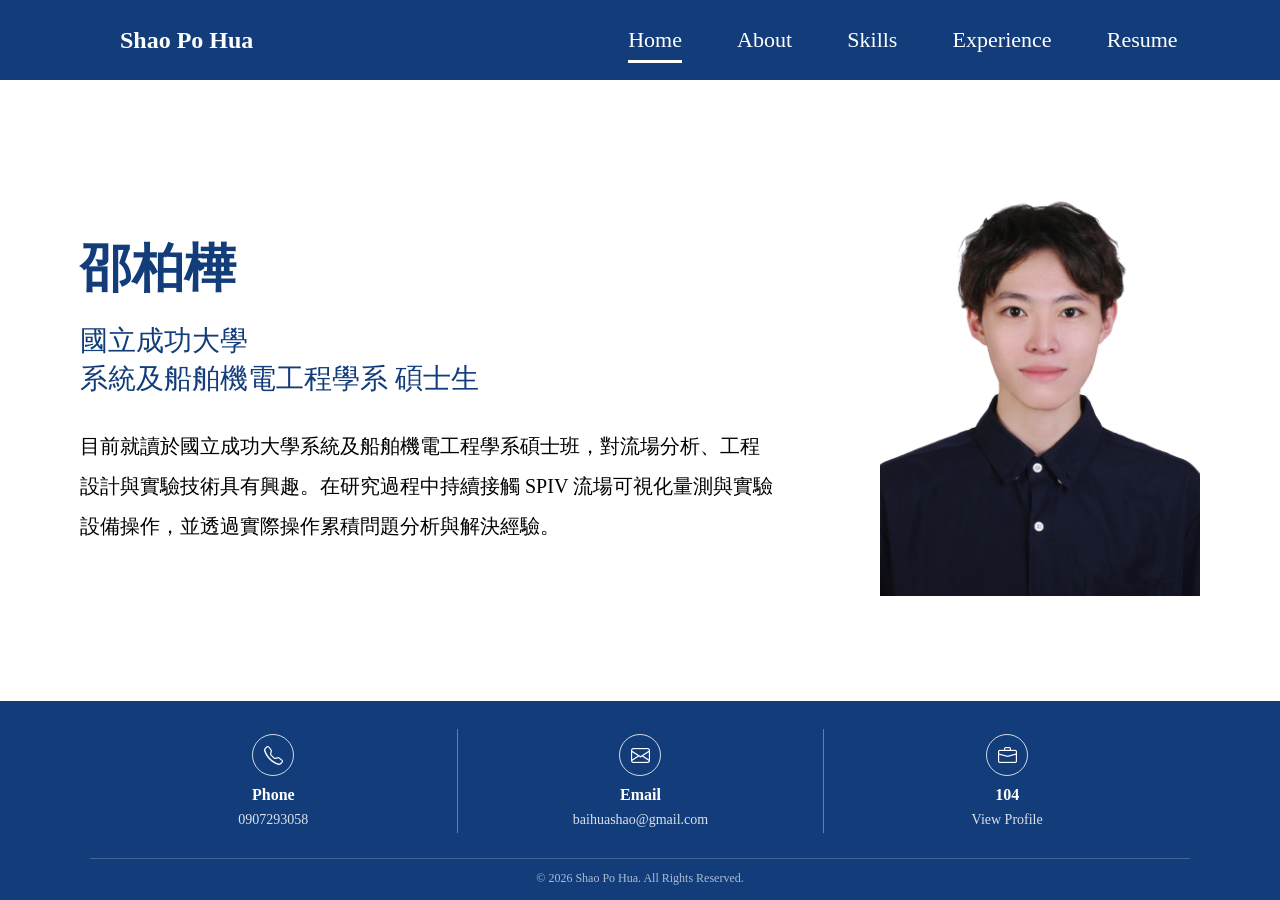
<file: index.html>
<!DOCTYPE html>
<html lang="zh-tw">
<head>
    <meta charset="UTF-8">
    <meta name="viewport" content="width=device-width, initial-scale=1.0">
    <title>HUA-Home</title>
    <link rel="stylesheet" href="Home.css">
    <link rel="stylesheet" href="https://cdn.jsdelivr.net/npm/bootstrap-icons@1.11.3/font/bootstrap-icons.min.css">
</head>
<body>
    <header>
    <nav>
    <h1>Shao Po Hua</h1>

    <input type="checkbox" id="menu-toggle">

    <label for="menu-toggle" class="menu-icon">
        <i class="bi bi-list"></i>
    </label>
    
    <ul>
        <li><a href="index.html" class="active">Home</a></li>
        <li><a href="About.html">About</a></li>
        <li><a href="Skills.html">Skills</a></li>
        <li><a href="Experience.html">Experience</a></li>
        <li><a href="Resume.html">Resume</a></li>
    </ul>
    </nav>
    </header>
    <main>
    <section class="me">
        <div>
          <h2>邵柏樺</h2>
          <p class="subtitle">國立成功大學<br>系統及船舶機電工程學系 碩士生</p>
            
          <p class="intro">目前就讀於國立成功大學系統及船舶機電工程學系碩士班，對流場分析、工程設計與實驗技術具有興趣。在研究過程中持續接觸 SPIV 流場可視化量測與實驗設備操作，並透過實際操作累積問題分析與解決經驗。
          </p>
       </div>
    <img src="images/PHOTO.jpg" alt="大頭照">
    </section>
    </main>

    <footer>
    <section class="contact">
        <div>
            <i class="bi bi-telephone"></i>
            <h3>Phone</h3>
            <a href="tel:+886907293058">0907293058</a>
        </div>


        <div>
            <i class="bi bi-envelope"></i>
            <h3>Email</h3>
            <a href="mailto:baihuashao@gmail.com">baihuashao@gmail.com</a>
        </div>


        <div>
            <i class="bi bi-briefcase"></i>
            <h3>104</h3>
            <a href="https://pda.104.com.tw/profile/share/dkNdc0EHIrkNMgqumZpRE3HKHKb9CTZ3" target="_blank">View Profile</a>
        </div>
    </section>
    <p class="copyright">&copy; 2026 Shao Po Hua. All Rights Reserved.</p>
    </footer>
</body>
</html>
</file>
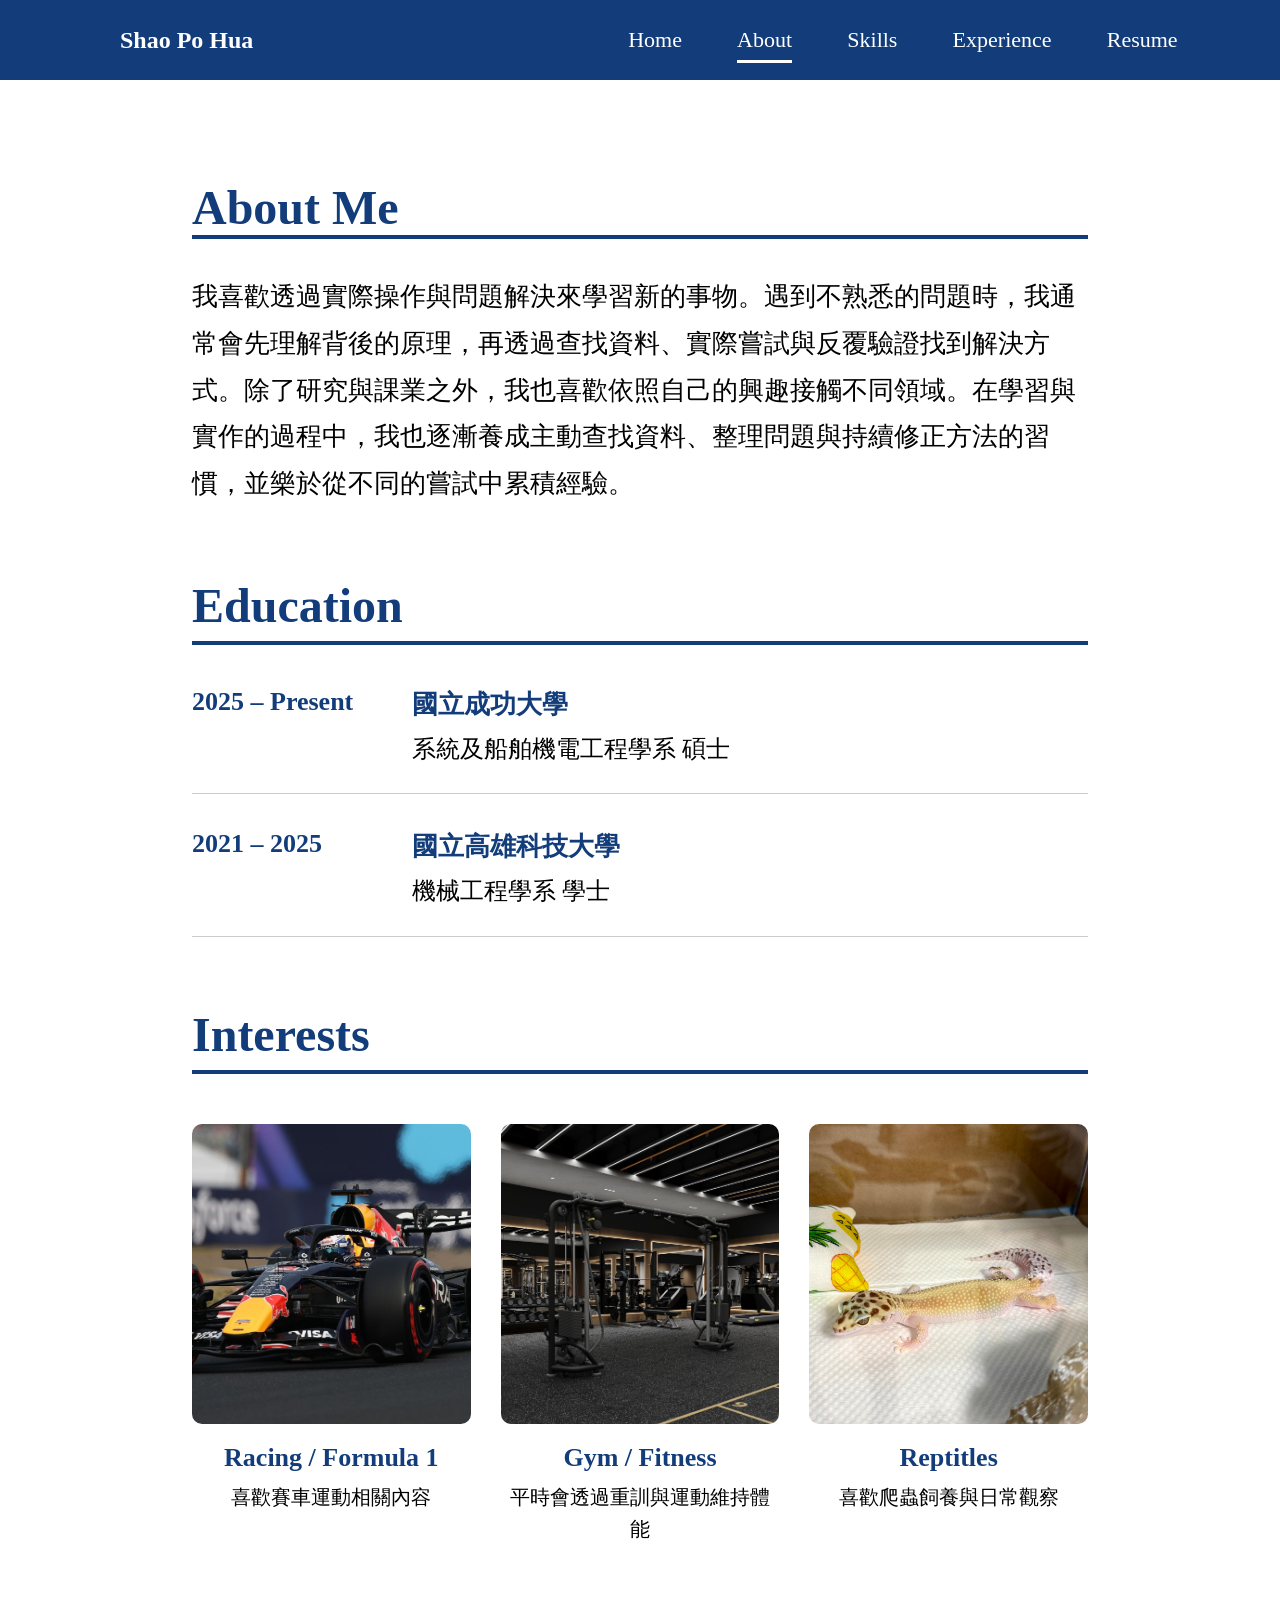
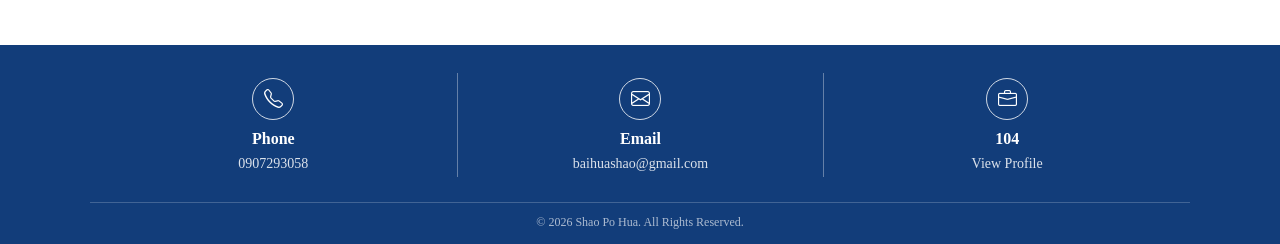
<file: About.html>
<!DOCTYPE html>
<html lang="zh-tw">
<head>
    <meta charset="UTF-8">
    <meta name="viewport" content="width=device-width, initial-scale=1.0">
    <title>HUA-About</title>
    <link rel="stylesheet" href="About.css">
    <link rel="stylesheet" href="https://cdn.jsdelivr.net/npm/bootstrap-icons@1.11.3/font/bootstrap-icons.min.css">
</head>
<body>
    <header>
    <nav>
    <h1>Shao Po Hua</h1>

    <input type="checkbox" id="menu-toggle">

    <label for="menu-toggle" class="menu-icon">
        <i class="bi bi-list"></i>
    </label>

    <ul>
        <li><a href="index.html">Home</a></li>
        <li><a href="About.html" class="active">About</a></li>
        <li><a href="Skills.html">Skills</a></li>
        <li><a href="Experience.html">Experience</a></li>
        <li><a href="Resume.html">Resume</a></li>
    </ul>
    </nav>
    </header>
  <main>
    <h2>About Me</h2>
    <section class="intro">
      <p>我喜歡透過實際操作與問題解決來學習新的事物。遇到不熟悉的問題時，我通常會先理解背後的原理，再透過查找資料、實際嘗試與反覆驗證找到解決方式。除了研究與課業之外，我也喜歡依照自己的興趣接觸不同領域。在學習與實作的過程中，我也逐漸養成主動查找資料、整理問題與持續修正方法的習慣，並樂於從不同的嘗試中累積經驗。</p>
    </section>

    <section class="education">
      <h3>Education</h3>
      
      <div class="edu-item">
        <div class="edu-year">2025 – Present</div>
          <div class="edu-content">
            <h4>國立成功大學</h4>
            <p>系統及船舶機電工程學系 碩士</p>
          </div>
      </div>

      <div class="edu-item">
        <div class="edu-year">2021 – 2025</div>
          <div class="edu-content">
            <h4>國立高雄科技大學</h4>
            <p>機械工程學系 學士</p>
          </div>
      </div>
    </section>

    <section class="interests">
      <h5>Interests</h5>

      <div class="interests-list">
        <div>
          <img src="images/F1.jpg" alt="Formula 1">
          <h6>Racing / Formula 1</h6>
          <p>喜歡賽車運動相關內容</p>
        </div>

        <div>
          <img src="images/gym.jpg" alt="gym">
          <h6>Gym / Fitness</h6>
          <p>平時會透過重訓與運動維持體能</p>
        </div>

        <div>
          <img src="images/Reptiles.jpg" alt="Reptiles">
          <h6>Reptitles</h6>
          <p>喜歡爬蟲飼養與日常觀察</p>
        </div>
      </div>

    </section>
  </main>


  <footer>
    <section class="contact">
        <div>
            <i class="bi bi-telephone"></i>
            <h3>Phone</h3>
            <a href="tel:+886907293058">0907293058</a>
        </div>


        <div>
            <i class="bi bi-envelope"></i>
            <h3>Email</h3>
            <a href="mailto:baihuashao@gmail.com">baihuashao@gmail.com</a>
        </div>


        <div>
            <i class="bi bi-briefcase"></i>
            <h3>104</h3>
            <a href="https://pda.104.com.tw/profile/share/dkNdc0EHIrkNMgqumZpRE3HKHKb9CTZ3" target="_blank">View Profile</a>
        </div>
    </section>
    <p class="copyright">&copy; 2026 Shao Po Hua. All Rights Reserved.</p>
  </footer>
</body>
</html>
</file>
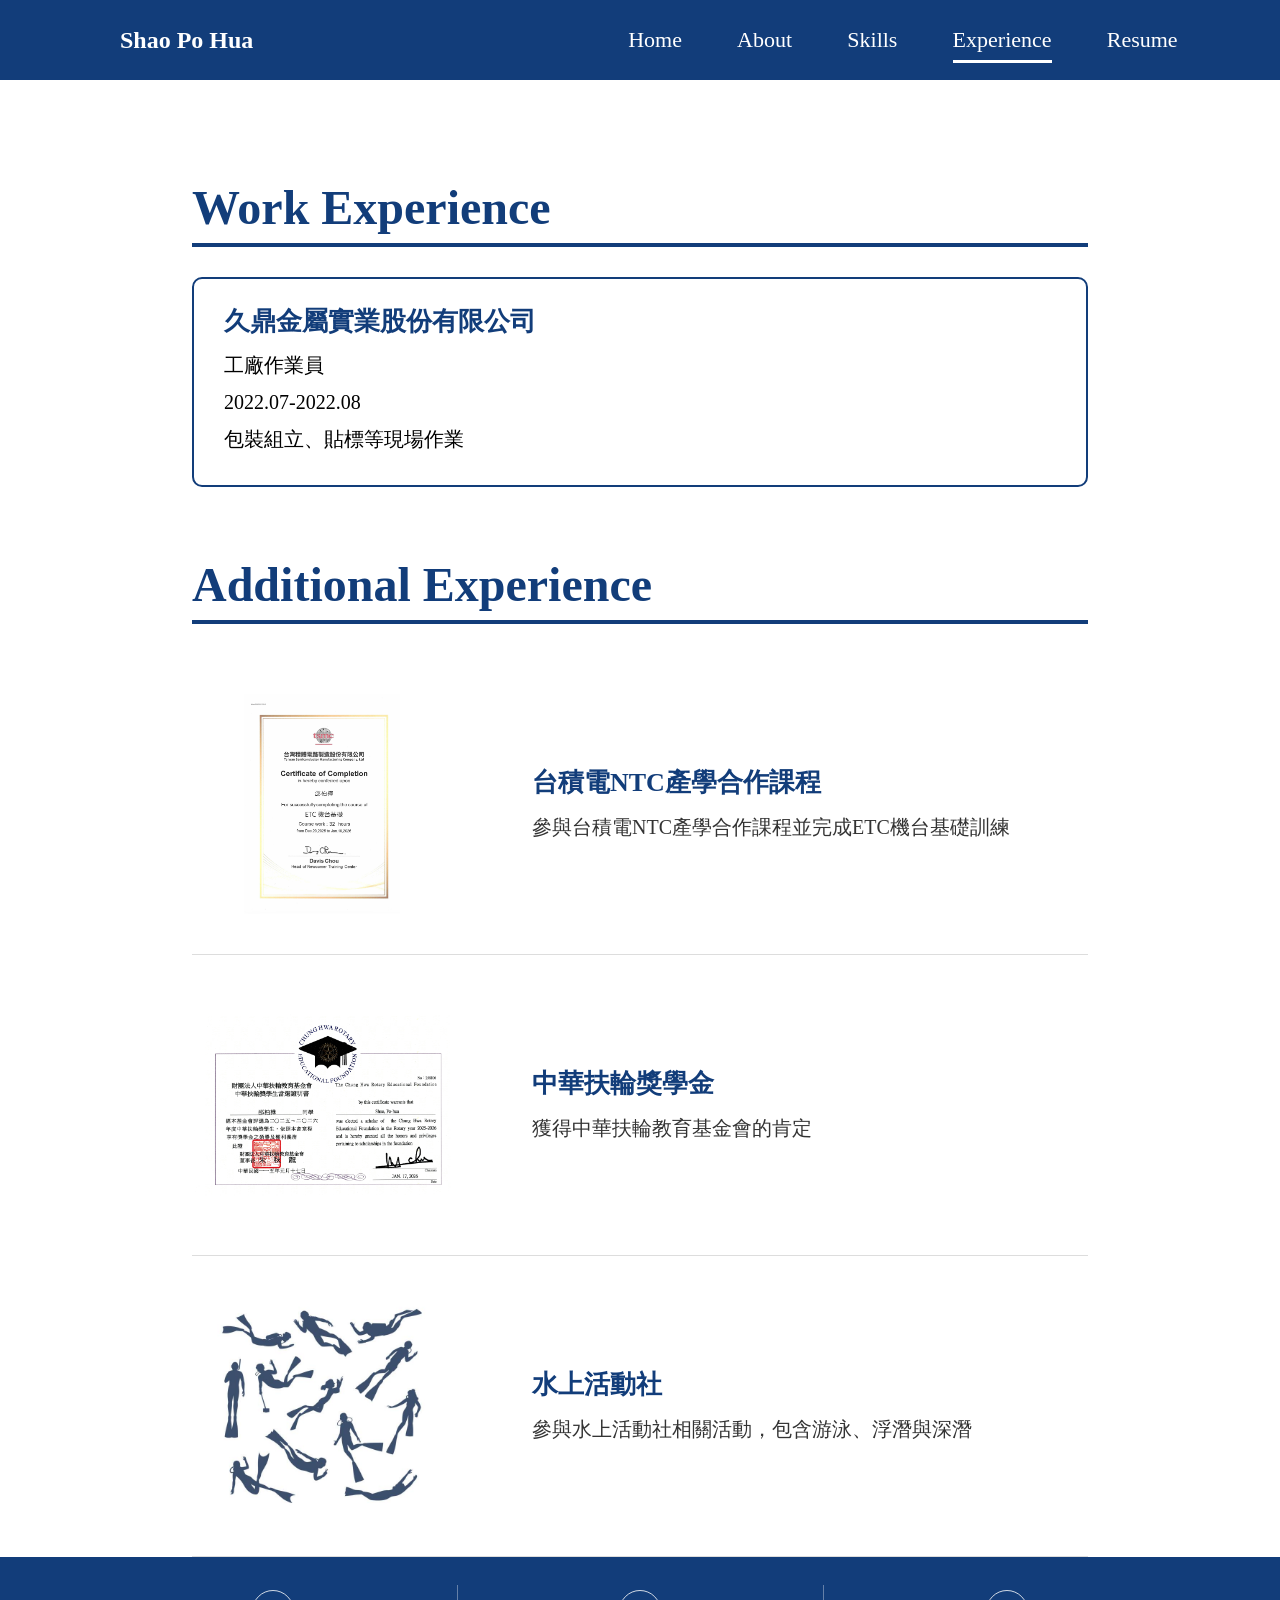
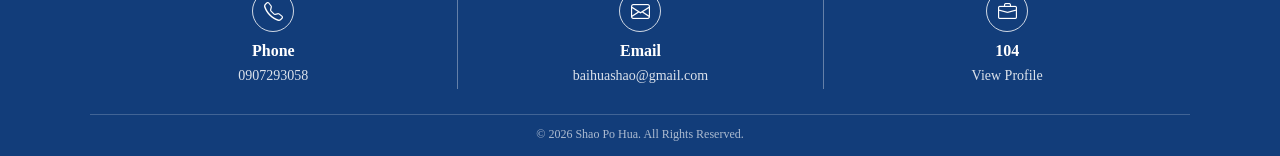
<file: Experience.html>
<!DOCTYPE html>
<html lang="zh-tw">
<head>
    <meta charset="UTF-8">
    <meta name="viewport" content="width=device-width, initial-scale=1.0">
    <meta name="format-detection" content="date=no">
    <title>HUA-About</title>
    <link rel="stylesheet" href="Experience.css">
    <link rel="stylesheet" href="https://cdn.jsdelivr.net/npm/bootstrap-icons@1.11.3/font/bootstrap-icons.min.css">
</head>

<body>
    <header>
    <nav>
    <h1>Shao Po Hua</h1>

    <input type="checkbox" id="menu-toggle">
    <label for="menu-toggle" class="menu-icon">
        <i class="bi bi-list"></i>
    </label>

    <ul>
        <li><a href="index.html">Home</a></li>
        <li><a href="About.html">About</a></li>
        <li><a href="Skills.html">Skills</a></li>
        <li><a href="Experience.html" class="active">Experience</a></li>
        <li><a href="Resume.html">Resume</a></li>
    </ul>
    </nav>
    </header>

  <main>
  
    <section class="work">
        <h3>Work Experience</h3>
        <div>
            <h4>久鼎金屬實業股份有限公司</h4>
            <p>工廠作業員</p>
            <p class="date">2022.07-2022.08</p>
            <p>包裝組立、貼標等現場作業</p>
        </div>
    </section>


    <section class="additional">
        <h3>Additional Experience</h3>
        <div>
            <img src="images/NTC.jpg" alt="TSMC NTC">
          <div>
            <h4>台積電NTC產學合作課程</h4>
            <p>參與台積電NTC產學合作課程並完成ETC機台基礎訓練</p>
          </div>
        </div>

        <div>
            <img src="images/ROTARY.jpg" alt="扶輪社獎學金">
          <div>
            <h4>中華扶輪獎學金</h4>
            <p>獲得中華扶輪教育基金會的肯定</p>
          </div>
        </div>

        <div>
            <img src="images/WATER.jpg" alt="社團經驗">
          <div>
            <h4>水上活動社</h4>
            <p>參與水上活動社相關活動，包含游泳、浮潛與深潛</p>
          </div>
        </div>
    </section>
  </main>


<footer>
    <section class="contact">
        <div>
            <i class="bi bi-telephone"></i>
            <h3>Phone</h3>
            <a href="tel:+886907293058">0907293058</a>
        </div>


        <div>
            <i class="bi bi-envelope"></i>
            <h3>Email</h3>
            <a href="mailto:baihuashao@gmail.com">baihuashao@gmail.com</a>
        </div>


        <div>
            <i class="bi bi-briefcase"></i>
            <h3>104</h3>
            <a href="https://pda.104.com.tw/profile/share/dkNdc0EHIrkNMgqumZpRE3HKHKb9CTZ3" target="_blank">View Profile</a>
        </div>
    </section>
    <p class="copyright">&copy; 2026 Shao Po Hua. All Rights Reserved.</p>
</footer>
</body>
</html>
</file>
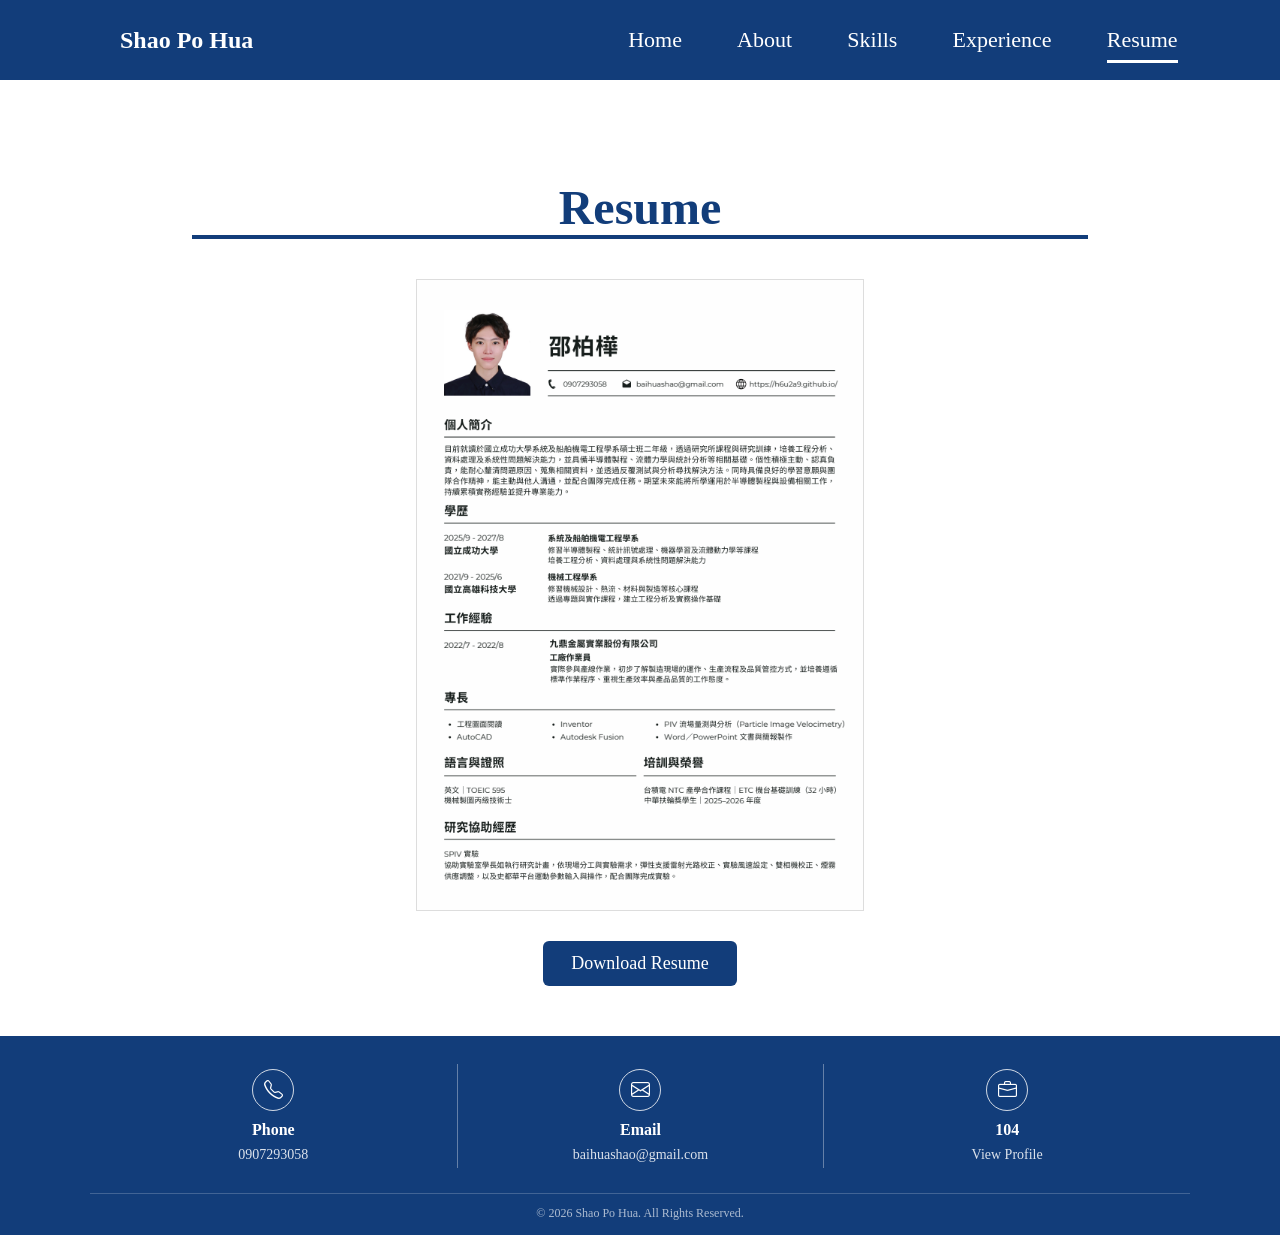
<file: Resume.html>
<!DOCTYPE html>
<html lang="zh-tw">
<head>
    <meta charset="UTF-8">
    <meta name="viewport" content="width=device-width, initial-scale=1.0">
    <title>HUA-About</title>
    <link rel="stylesheet" href="Resume.css">
    <link rel="stylesheet" href="https://cdn.jsdelivr.net/npm/bootstrap-icons@1.11.3/font/bootstrap-icons.min.css">
</head>

<body>
    <header>
    <nav>
    <h1>Shao Po Hua</h1>

    <input type="checkbox" id="menu-toggle">
    <label for="menu-toggle" class="menu-icon">
        <i class="bi bi-list"></i>
    </label>

    <ul>
        <li><a href="index.html">Home</a></li>
        <li><a href="About.html">About</a></li>
        <li><a href="Skills.html">Skills</a></li>
        <li><a href="Experience.html">Experience</a></li>
        <li><a href="Resume.html"  class="active">Resume</a></li>
    </ul>
    </nav>
    </header>

  <main>
    <h2>Resume</h2>
    <img src="images/RESUME.PNG" alt="Resume">
    <a href="resume/履歷.pdf" download class="download">Download Resume</a>
  </main>


<footer>
    <section class="contact">
        <div>
            <i class="bi bi-telephone"></i>
            <h3>Phone</h3>
            <a href="tel:+886907293058">0907293058</a>
        </div>


        <div>
            <i class="bi bi-envelope"></i>
            <h3>Email</h3>
            <a href="mailto:baihuashao@gmail.com">baihuashao@gmail.com</a>
        </div>


        <div>
            <i class="bi bi-briefcase"></i>
            <h3>104</h3>
            <a href="https://pda.104.com.tw/profile/share/dkNdc0EHIrkNMgqumZpRE3HKHKb9CTZ3" target="_blank">View Profile</a>
        </div>
    </section>
    <p class="copyright">&copy; 2026 Shao Po Hua. All Rights Reserved.</p>
</footer>
</body>
</html>
</file>
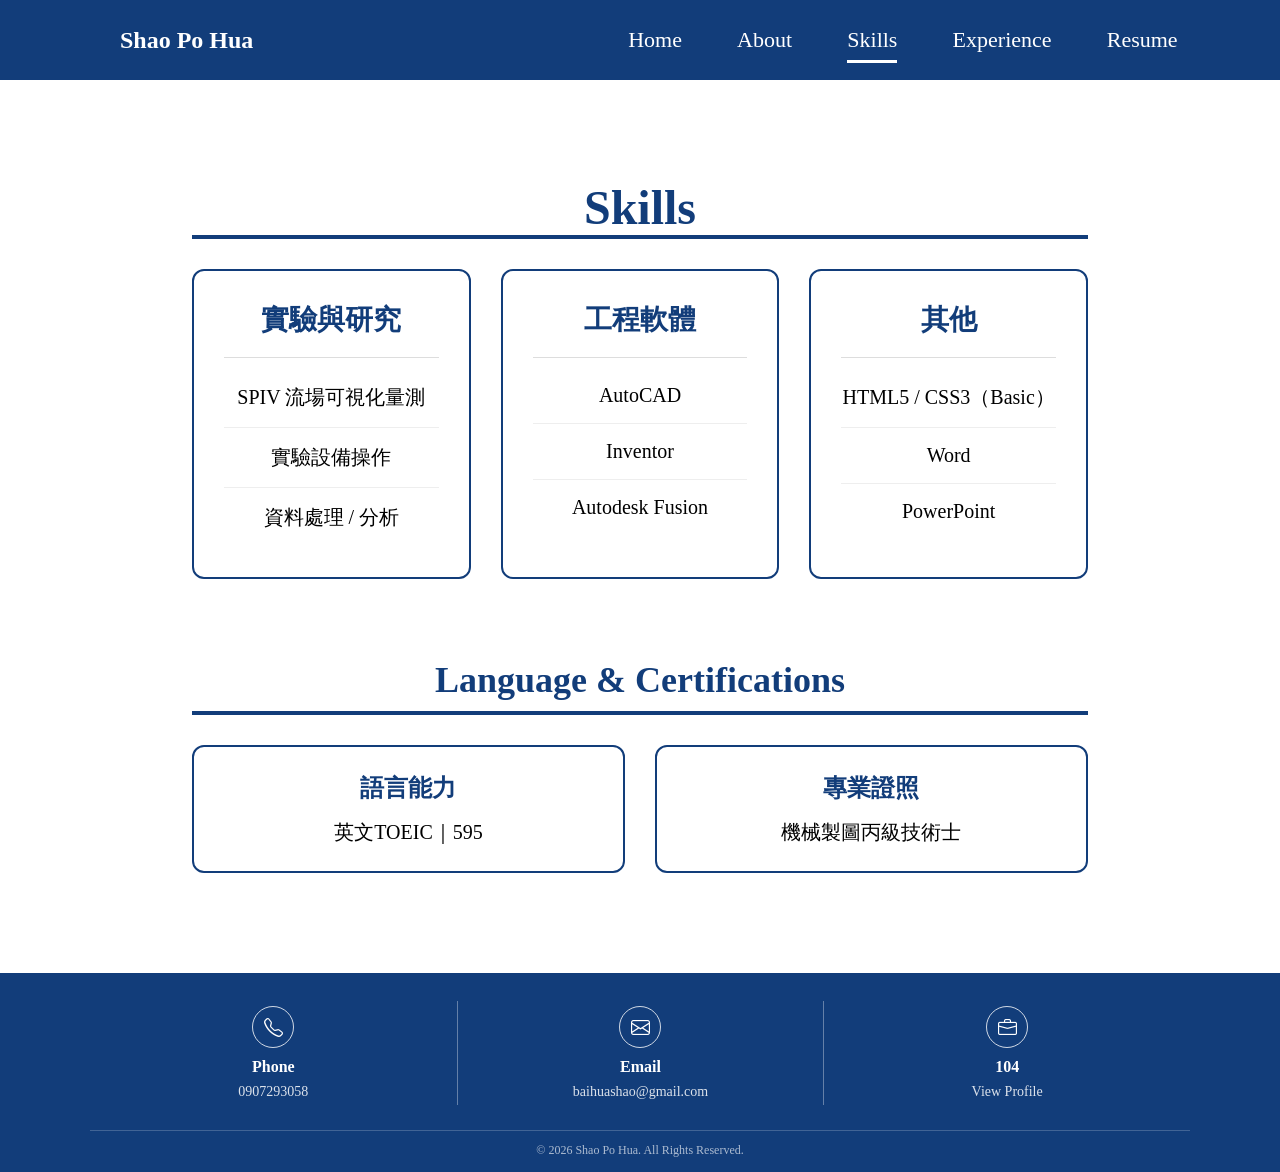
<file: Skills.html>
<!DOCTYPE html>
<html lang="zh-tw">
<head>
    <meta charset="UTF-8">
    <meta name="viewport" content="width=device-width, initial-scale=1.0">
    <title>HUA-About</title>
    <link rel="stylesheet" href="Skills.css">
    <link rel="stylesheet" href="https://cdn.jsdelivr.net/npm/bootstrap-icons@1.11.3/font/bootstrap-icons.min.css">
</head>

<body>
    <header>
    <nav>
    <h1>Shao Po Hua</h1>

    <input type="checkbox" id="menu-toggle">
    <label for="menu-toggle" class="menu-icon">
        <i class="bi bi-list"></i>
    </label>

    <ul>
        <li><a href="index.html">Home</a></li>
        <li><a href="About.html">About</a></li>
        <li><a href="Skills.html" class="active">Skills</a></li>
        <li><a href="Experience.html">Experience</a></li>
        <li><a href="Resume.html">Resume</a></li>
    </ul>
    </nav>
    </header>

  <main>
    <h2>Skills</h2>

    <div>
        <h3>實驗與研究</h3>
            <ul>
                <li>SPIV 流場可視化量測</li>
                <li>實驗設備操作</li>
                <li>資料處理 / 分析</li>
            </ul>
    </div>

    <div>
        <h3>工程軟體</h3>
            <ul>
                <li>AutoCAD</li>
                <li>Inventor</li>
                <li>Autodesk Fusion</li>
            </ul>
    </div>

    <div>
        <h3>其他</h3>
            <ul>
                <li>HTML5 / CSS3（Basic）</li>
                <li>Word</li>
                <li>PowerPoint</li>
            </ul>
    </div>

    <h4>Language & Certifications</h4>
    <section>
    <div>
        <h5>語言能力</h5>
        <p>英文TOEIC｜595</p>
    </div>

    <div>
        <h5>專業證照</h5>
        <p>機械製圖丙級技術士</p>
    </div>
   </section>
    
  </main>


<footer>
    <section class="contact">
        <div>
            <i class="bi bi-telephone"></i>
            <h3>Phone</h3>
            <a href="tel:+886907293058">0907293058</a>
        </div>


        <div>
            <i class="bi bi-envelope"></i>
            <h3>Email</h3>
            <a href="mailto:baihuashao@gmail.com">baihuashao@gmail.com</a>
        </div>


        <div>
            <i class="bi bi-briefcase"></i>
            <h3>104</h3>
            <a href="https://pda.104.com.tw/profile/share/dkNdc0EHIrkNMgqumZpRE3HKHKb9CTZ3" target="_blank">View Profile</a>
        </div>
    </section>
    <p class="copyright">&copy; 2026 Shao Po Hua. All Rights Reserved.</p>
</footer>
</body>
</html>
</file>
<file: Home.css>
*{
    padding: 0;
    margin: 0;
    box-sizing: border-box;
}
html,
body {
    min-height: 100%;
}
body {
    min-height: 100vh;
    display: flex;
    flex-direction: column;
}
main {
    flex: 1;
    display: flex;
    align-items: center;
}



header{
    background-color: #123d7a;
    height:80px;
    width: 100%;
}
header a{
    font-family: 'Times New Roman', Times, serif;
    font-size: 22px;
    color: white;
    text-decoration: none;
}

header li{
    display:inline ;
    margin-right: 4vw;
}
header ul{
    position: absolute;
    right: 4vw;
    top: 0;
    line-height: 80px;
}
h1{
    font-family: 'Times New Roman', Times, serif;
    color: white;
    position: absolute;
    left:120px;
    top:0;
    line-height: 80px;
}

nav a.active{
    border-bottom: 3px solid white;
    padding-bottom: 8px;
}


.me{
    width: 100%;
    max-width: 1200px;
    margin: 0 auto;
    padding: 40px;
    display: grid;
    grid-template-columns: 2fr 1fr;
    align-items: center;
    gap: 80px;
}
.me h2{
    color: #123d7a;
    font-size: 52px;
    margin: 0 0 18px;
}
.subtitle{
    color: #123d7a;
    font-size: 28px;
    margin: 0 0 28px;
}
.intro{
    color:black;
    font-size: 20px;
    line-height: 2;
    margin: 0;
}
.me img{
    width: 320px;
    height: auto;
    justify-self: end;
}



footer {
    background-color: #123d7a;
    color: white;
    padding: 28px 20px 14px;
}

.contact {
    max-width: 1100px;
    margin: 0 auto;
    display: grid;
    grid-template-columns: repeat(3, 1fr);
    text-align: center;
    align-items: center;
}

.contact > div {
    padding: 5px 30px;
}
.contact > div + div {
    border-left: 1px solid rgba(255, 255, 255, 0.35);
}

.contact i {
    width: 42px;
    height: 42px;
    border: 1px solid rgba(255, 255, 255, 0.8);
    border-radius: 50%;
    display: flex;
    justify-content: center;
    align-items: center;
    margin: 0 auto 10px;
    font-size: 19px;
    color: white;
}

.contact h3 {
    margin: 0 0 6px;
    font-size: 16px;
    font-weight: 600;
    color: white;
}
.contact a {
    color: rgba(255, 255, 255, 0.85);
    font-size: 14px;
    text-decoration: none;

    transition: 0.2s;
}
.contact a:hover {
    color: white;
    text-decoration: underline;
}
.copyright {
    max-width: 1100px;
    margin: 25px auto 0;
    padding-top: 12px;
    border-top: 1px solid rgba(255, 255, 255, 0.2);
    text-align: center;
    font-size: 12px;
    color: rgba(255, 255, 255, 0.65);
}

#menu-toggle,
.menu-icon {
    display: none;
}

@media screen and (max-width:768px){
header {
        width: 100%;
        height: 70px;
    }

    nav {
        position: relative;
        width: 100%;
        height: 70px;
    }

    /* Shao Po Hua 正中央 */
    header h1 {
        position: absolute;

        left: 50%;
        top: 50%;

        transform: translate(-50%, -50%);

        font-size: 26px;
        line-height: normal;

        white-space: nowrap;
    }

    /* 左側漢堡選單 */
    .menu-icon {
        display: block;

        position: absolute;

        left: 20px;
        top: 50%;

        transform: translateY(-50%);

        color: white;
        font-size: 32px;

        cursor: pointer;

        z-index: 1001;
    }

    #menu-toggle {
        display: none;
    }

    /* 選單預設隱藏 */
    header ul {
        display: none;

        position: absolute;

        top: 70px;
        left: 0;

        width: 100%;

        background-color: #123d7a;

        line-height: normal;

        z-index: 1000;
    }

    /* 點漢堡後出現 */
    #menu-toggle:checked + .menu-icon + ul {
        display: flex;
        flex-direction: column;
    }

    header li {
        display: block;

        width: 100%;
        margin: 0;

        text-align: center;
    }

    header li a {
        display: block;

        padding: 14px 0;

        font-size: 18px;
    }

    /* 手機版不要 active 底線 */
    nav a.active {
        border-bottom: none;
        padding-bottom: 14px;
    }
/* =====================
          Home
===================== */

main{
    width:100%;
}


/* ===== Home mobile fix ===== */

@media screen and (max-width:768px){

    .me{
        display:flex;
        flex-direction:column;
        align-items:center;
        padding:0 20px 30px;
    }


    .me img{
        order:1;
        width:220px;
        height:auto;
        margin:20px 0 0;
    }


    .me > div{
        order:2;
        width:100%;
        margin-top:-40px;
        text-align:center;
    }


    .me h2{
        font-size:38px;
        margin:0 0 5px;
    }


    .subtitle{
        width:100%;
        max-width:380px;
        margin:0 auto 25px;
        font-size:22px;
        line-height:1.5;
        text-align:center;
    }


    .intro{
        width:90%;
        margin:0 auto;
        text-align:justify;
        font-size:17px;
        line-height:1.8;
    }

}

footer{
    width:100%;
    height:auto;
    padding:20px 0 12px;
}

.contact{
    width:95%;
    margin:0 auto;
    display:flex;
    flex-direction:row;
    justify-content:space-between;
    align-items:flex-start;
}

.contact > div{
    flex:1;
    padding:0 5px;
    text-align:center;
}

.contact i{
    font-size:20px;
}

.contact h3{
    font-size:13px;
    margin-top:5px;
}

.contact a{
    font-size:10px;
    word-break:break-word;
    overflow-wrap:anywhere;
}

.copyright{
    font-size:10px;
    margin-top:15px;
    text-align:center;
}


}
</file>
<file: About.css>
*{
    padding: 0;
    margin: 0;
    box-sizing: border-box;
}
html,
body {
    min-height: 100%;
}
body {
    min-height: 100vh;
    display: flex;
    flex-direction: column;
}
main {
    display: block;
    width: 100%;
    padding-top: 50px;
}


header{
    background-color: #123d7a;
    height:80px;
    width: 100%;
}
header a{
    font-family: 'Times New Roman', Times, serif;
    font-size: 22px;
    color: white;
    text-decoration: none;
}

header li{
    display:inline ;
    margin-right: 4vw;
}
header ul{
    position: absolute;
    right: 4vw;
    top: 0;
    line-height: 80px;
}
h1{
    font-family: 'Times New Roman', Times, serif;
    color: white;
    position: absolute;
    left:120px;
    top:0;
    line-height: 80px;
}
nav a.active{
    border-bottom: 3px solid white;
    padding-bottom: 8px;
}

h2{
    font-size: 48px;
    font-family: 'Times New Roman', Times, serif;
    color: #123d7a;
    width: 70%;
    margin: 50px auto 0;
    border-bottom: 4px solid #123d7a;
}

.intro{
    width: 70%;
    margin: 35px auto 0;
    text-align: left;
}
.intro p{
    margin:0;
    font-size: 26px;
    line-height: 1.8;
    color: black;
}


.education {
    width: 70%;
    margin: 70px auto 0;
    color: #123d7a;
}
.education > h3 {
    font-size: 48px;
    margin-bottom: 17px;
    padding-bottom: 8px;
    border-bottom: 4px solid #123d7a;
}
.edu-item {
    display: grid;
    grid-template-columns: 180px 1fr;
    column-gap: 40px;
    padding: 25px 0;
    border-bottom: 1px solid #cccccc;
    margin-bottom: 10px;
}
.edu-year {
    font-size: 26px;
    font-weight: bold;
}
.edu-content h4 {
    font-size: 26px;
    margin: 0 0 8px;
}
.edu-content p {
    font-size: 24px;
    line-height: 1.6;
    color: black;
    margin: 0;
}



.interests {
    width: 70%;
    margin: 70px auto 0;
    color: #123d7a;
}
.interests > h5 {
    font-size: 48px;
    margin-bottom: 25px;
    padding-bottom: 8px;
    border-bottom: 4px solid #123d7a;
}
.interests-list {
    display: grid;
    grid-template-columns: repeat(3, 1fr);
    gap: 30px;
}
.interests-list > div {
    text-align: center;
}
.interests-list img {
    width: 100%;
    height: 300px;
    object-fit: cover;
    border-radius: 10px;
    margin-top: 25px;
}
.interests-list h6 {
    font-size: 26px;
    margin: 15px 0 8px;
    color: #123d7a;
}
.interests-list p {
    font-size: 20px;
    color: black;
    line-height: 1.6;
    margin-bottom: 100px;
}

footer {
    background-color: #123d7a;
    color: white;
    padding: 28px 20px 14px;
}

.contact {
    max-width: 1100px;
    margin: 0 auto;
    display: grid;
    grid-template-columns: repeat(3, 1fr);
    text-align: center;
    align-items: center;
}

.contact > div {
    padding: 5px 30px;
}
.contact > div + div {
    border-left: 1px solid rgba(255, 255, 255, 0.35);
}

.contact i {
    width: 42px;
    height: 42px;
    border: 1px solid rgba(255, 255, 255, 0.8);
    border-radius: 50%;
    display: flex;
    justify-content: center;
    align-items: center;
    margin: 0 auto 10px;
    font-size: 19px;
    color: white;
}

.contact h3 {
    margin: 0 0 6px;
    font-size: 16px;
    font-weight: 600;
    color: white;
}
.contact a {
    color: rgba(255, 255, 255, 0.85);
    font-size: 14px;
    text-decoration: none;

    transition: 0.2s;
}
.contact a:hover {
    color: white;
    text-decoration: underline;
}
.copyright {
    max-width: 1100px;
    margin: 25px auto 0;
    padding-top: 12px;
    border-top: 1px solid rgba(255, 255, 255, 0.2);
    text-align: center;
    font-size: 12px;
    color: rgba(255, 255, 255, 0.65);
}

#menu-toggle,
.menu-icon {
    display: none;
}
@media screen and (max-width: 768px) {

    /* =========================
       Header
    ========================= */

    header {
        width: 100%;
        height: 70px;
    }

    nav {
        position: relative;
        width: 100%;
        height: 70px;
    }

    /* Shao Po Hua 正中央 */
    header h1 {
        position: absolute;

        left: 50%;
        top: 50%;

        transform: translate(-50%, -50%);

        font-size: 26px;
        line-height: normal;

        white-space: nowrap;
    }

    /* 左側漢堡選單 */
    .menu-icon {
        display: block;

        position: absolute;

        left: 20px;
        top: 50%;

        transform: translateY(-50%);

        color: white;
        font-size: 32px;

        cursor: pointer;

        z-index: 1001;
    }

    #menu-toggle {
        display: none;
    }

    /* 選單預設隱藏 */
    header ul {
        display: none;

        position: absolute;

        top: 70px;
        left: 0;

        width: 100%;

        background-color: #123d7a;

        line-height: normal;

        z-index: 1000;
    }

    /* 點漢堡後出現 */
    #menu-toggle:checked + .menu-icon + ul {
        display: flex;
        flex-direction: column;
    }

    header li {
        display: block;

        width: 100%;
        margin: 0;

        text-align: center;
    }

    header li a {
        display: block;

        padding: 14px 0;

        font-size: 18px;
    }

    /* 手機版不要 active 底線 */
    nav a.active {
        border-bottom: none;
        padding-bottom: 14px;
    }


    /* =========================
       About Me
    ========================= */

    main {
        width: 100%;
    }

    main > h2 {
        width: 90%;

        font-size: 40px;

        margin: 60px auto 0;
    }

    .intro {
        width: 90%;

        margin: 30px auto 0;
    }

    .intro p {
        font-size: 18px;
        line-height: 1.8;

        text-align: left;
    }


    /* =========================
       Education
    ========================= */

    .education {
        width: 90%;

        margin: 60px auto 0;
    }

    .education > h3 {
        font-size: 36px;
    }

    /* 原本左右排列，手機改上下 */
    .edu-item {
        display: block;

        padding: 20px 0;
    }

    .edu-year {
        font-size: 20px;

        margin-bottom: 10px;
    }

    .edu-content h4 {
        font-size: 22px;

        margin-bottom: 5px;
    }

    .edu-content p {
        font-size: 18px;
        line-height: 1.6;
    }


    /* =========================
       Interests
    ========================= */

    .interests {
        width: 90%;

        margin: 60px auto 0;
    }

    .interests > h5 {
        font-size: 36px;
    }

    /* 三欄改成一欄 */
    .interests-list {
        grid-template-columns: 1fr;

        gap: 30px;
    }

    .interests-list img {
       width: 85%;
       height: auto;
       aspect-ratio: 7 / 5;
       object-fit: cover;
       display: block;
       margin: 0 auto;
    }

    .interests-list h6 {
        font-size: 22px;
    }

    .interests-list p {
        font-size: 16px;
        line-height: 1.6;
    }


    /* =========================
       Footer
       維持桌機三欄
    ========================= */

    footer {
        width: 100%;
        height: auto;
        padding: 20px 0 12px;
        margin-bottom:0;
    }

    .contact {
        width: 95%;
        margin: 0 auto;
        display: flex;
        flex-direction: row;
        justify-content: space-between;
        align-items: flex-start;
    }

    .contact > div {
        flex: 1;
        min-width: 0;

        padding: 0 5px;

        text-align: center;
    }

    .contact i {
        font-size: 20px;
    }

    .contact h3 {
        font-size: 13px;

        margin-top: 5px;
    }

    .contact a {
        font-size: 10px;

        word-break: break-word;
        overflow-wrap: anywhere;
    }

    .copyright {
        font-size: 10px;

        margin-top: 15px;

        text-align: center;
    }
}
</file>
<file: Experience.css>
*{
    padding: 0;
    margin: 0;
    box-sizing: border-box;
}
html,
body {
    min-height: 100%;
}
body {
    min-height: 100vh;
    display: flex;
    flex-direction: column;
}
main {
    width: 100%;
    margin: 0;
    display: block;
}


header{
    background-color: #123d7a;
    height:80px;
    width: 100%;
}
header a{
    font-family: 'Times New Roman', Times, serif;
    font-size: 22px;
    color: white;
    text-decoration: none;
}

header li{
    display:inline ;
    margin-right: 4vw;
}
header ul{
    position: absolute;
    right: 4vw;
    top: 0;
    line-height: 80px;
}
h1{
    font-family: 'Times New Roman', Times, serif;
    color: white;
    position: absolute;
    left:120px;
    top:0;
    line-height: 80px;
}
nav a.active{
    border-bottom: 3px solid white;
    padding-bottom: 8px;
}


.work {
    width: 70%;
    margin: 100px auto 0;
}

.additional {
    width: 70%;
    margin: 70px auto 0;
}
.work > h3,
.additional > h3 {
    font-size: 48px;
    color: #123d7a;
    padding-bottom: 8px;
    margin-bottom: 30px;
    border-bottom: 4px solid #123d7a;
}
.work > div {
    padding: 25px 30px;
    border: 2px solid #123d7a;
    border-radius: 10px;
}
.work h4 {
    font-size: 26px;
    color: #123d7a;
    margin-bottom: 10px;
}
.work p {
    font-size: 20px;
    line-height: 1.6;
    margin-bottom: 5px;
}
.additional > div {
    display: grid;
    grid-template-columns: 280px 1fr;
    column-gap: 60px;
    align-items: center;
    padding: 40px 0;
    border-bottom: 1px solid #dddddd;
}
.additional img {
    width: 260px;
    height: 220px;
    object-fit: contain;
    border-radius: 8px;
}
.additional h4 {
    font-size: 26px;
    color: #123d7a;
    margin-bottom: 10px;
}
.additional p {
    font-size: 20px;
    line-height: 1.7;
    color: #333333;
}

footer {
    background-color: #123d7a;
    color: white;
    padding: 28px 20px 14px;
}

.contact {
    max-width: 1100px;
    margin: 0 auto;
    display: grid;
    grid-template-columns: repeat(3, 1fr);
    text-align: center;
    align-items: center;
}

.contact > div {
    padding: 5px 30px;
}
.contact > div + div {
    border-left: 1px solid rgba(255, 255, 255, 0.35);
}

.contact i {
    width: 42px;
    height: 42px;
    border: 1px solid rgba(255, 255, 255, 0.8);
    border-radius: 50%;
    display: flex;
    justify-content: center;
    align-items: center;
    margin: 0 auto 10px;
    font-size: 19px;
    color: white;
}

.contact h3 {
    margin: 0 0 6px;
    font-size: 16px;
    font-weight: 600;
    color: white;
}
.contact a {
    color: rgba(255, 255, 255, 0.85);
    font-size: 14px;
    text-decoration: none;

    transition: 0.2s;
}
.contact a:hover {
    color: white;
    text-decoration: underline;
}
.copyright {
    max-width: 1100px;
    margin: 25px auto 0;
    padding-top: 12px;
    border-top: 1px solid rgba(255, 255, 255, 0.2);
    text-align: center;
    font-size: 12px;
    color: rgba(255, 255, 255, 0.65);
}
#menu-toggle,
.menu-icon {
    display: none;
}
@media screen and (max-width: 768px) {

    /* =========================
       Header
    ========================= */

    header {
        width: 100%;
        height: 70px;
    }

    nav {
        position: relative;
        width: 100%;
        height: 70px;
    }

    /* Shao Po Hua 置中 */
    header h1 {
        position: absolute;

        left: 50%;
        top: 50%;

        transform: translate(-50%, -50%);

        font-size: 26px;
        line-height: normal;

        white-space: nowrap;
    }

    /* 左側漢堡選單 */
    .menu-icon {
        display: block;

        position: absolute;

        left: 20px;
        top: 50%;

        transform: translateY(-50%);

        color: white;
        font-size: 32px;

        cursor: pointer;

        z-index: 1001;
    }

    #menu-toggle {
        display: none;
    }

    /* 選單預設隱藏 */
    header ul {
        display: none;

        position: absolute;

        top: 70px;
        left: 0;

        width: 100%;

        background-color: #123d7a;

        line-height: normal;

        z-index: 1000;
    }

    /* 點漢堡後顯示 */
    #menu-toggle:checked + .menu-icon + ul {
        display: flex;
        flex-direction: column;
    }

    header li {
        display: block;

        width: 100%;
        margin: 0;

        text-align: center;
    }

    header li a {
        display: block;

        padding: 14px 0;

        font-size: 18px;
    }

    /* 手機版取消 active 底線 */
    nav a.active {
        border-bottom: none;
        padding-bottom: 14px;
    }


    /* =========================
       Work Experience
    ========================= */

    .work {
        width: 90%;
        margin: 55px auto 0;
    }
    .work > h3 {
        font-size: 32px;
        margin-bottom: 25px;
    }
    .work > div {
        width: 100%;
        padding: 22px 20px;
    }
    .work h4 {
        font-size: 22px;
        margin-bottom: 10px;
    }
    .work p {
        font-size: 17px;
        line-height: 1.7;
        margin-bottom: 5px;
    }
    .date{
    color:#000 !important;
    text-decoration:none !important;
    }

    /* =========================
       Additional Experience
    ========================= */

    .additional {
        width: 90%;

        margin: 60px auto 0;
    }

    .additional > h3 {
        font-size: 32px;

        margin-bottom: 25px;
    }

    /* 原本左圖右文，手機改上下 */
.additional > div{
        display: flex;
        flex-direction: row;
        align-items: center;
        gap: 30px;
        padding: 30px 10px;
    }


    .additional img{
        width: 130px;
        height: 130px;
        object-fit: contain;
        flex-shrink: 0;
    }


    .additional > div > div{
        flex: 1;
        min-width: 0;
        text-align: left;
    }


    .additional h4{
        font-size: 20px;
        margin: 0 0 10px 0;
    }


    .additional p{
        font-size: 15px;
        line-height: 1.6;
        margin: 0;
        word-break: break-word;
    }


    /* =========================
       Footer
       維持桌機三欄
    ========================= */

    footer {
        width: 100%;
        height: auto;

        padding: 20px 0 12px;
    }

    .contact {
        width: 95%;

        margin: 0 auto;

        display: flex;
        flex-direction: row;

        justify-content: space-between;
        align-items: flex-start;
    }

    .contact > div {
        flex: 1;
        min-width: 0;

        padding: 0 5px;

        text-align: center;
    }

    .contact i {
        font-size: 20px;
    }

    .contact h3 {
        font-size: 13px;

        margin-top: 5px;
    }

    .contact a {
        font-size: 10px;

        word-break: break-word;
        overflow-wrap: anywhere;
    }

    .copyright {
        font-size: 10px;

        margin-top: 15px;

        text-align: center;
    }
}
</file>
<file: Resume.css>
*{
    padding: 0;
    margin: 0;
    box-sizing: border-box;
}
html,
body {
    min-height: 100%;
}
body {
    min-height: 100vh;
    display: flex;
    flex-direction: column;
}
main {
    width: 70%;
    margin: 0 auto;

    display: grid;
    grid-template-columns: repeat(3, 1fr);
    gap: 30px;
}


header{
    background-color: #123d7a;
    height:80px;
    width: 100%;
}
header a{
    font-family: 'Times New Roman', Times, serif;
    font-size: 22px;
    color: white;
    text-decoration: none;
}

header li{
    display:inline ;
    margin-right: 4vw;
}
header ul{
    position: absolute;
    right: 4vw;
    top: 0;
    line-height: 80px;
}
h1{
    font-family: 'Times New Roman', Times, serif;
    color: white;
    position: absolute;
    left:120px;
    top:0;
    line-height: 80px;
}
nav a.active{
    border-bottom: 3px solid white;
    padding-bottom: 8px;
}

h2{
    font-size: 48px;
    font-family: 'Times New Roman', Times, serif;
    color: #123d7a;
    width: 100%;
    margin: 100px auto 40px;
    border-bottom: 4px solid #123d7a;
    text-align: center;
}
main {
    width: 70%;
    margin: 0 auto;
    display: block;
    text-align: center;
}
main > img {
    width: 50%;
    height: auto;
    margin: 0 auto;
    display: block;
    border: 1px solid #dddddd;
}
.download {
    display: inline-block;
    margin: 30px 0 50px;
    padding: 12px 28px;
    background-color: #123d7a;
    color: white;
    font-size: 18px;
    text-decoration: none;
    border-radius: 6px;
}




footer {
    background-color: #123d7a;
    color: white;
    padding: 28px 20px 14px;
}

.contact {
    max-width: 1100px;
    margin: 0 auto;
    display: grid;
    grid-template-columns: repeat(3, 1fr);
    text-align: center;
    align-items: center;
}

.contact > div {
    padding: 5px 30px;
}
.contact > div + div {
    border-left: 1px solid rgba(255, 255, 255, 0.35);
}

.contact i {
    width: 42px;
    height: 42px;
    border: 1px solid rgba(255, 255, 255, 0.8);
    border-radius: 50%;
    display: flex;
    justify-content: center;
    align-items: center;
    margin: 0 auto 10px;
    font-size: 19px;
    color: white;
}

.contact h3 {
    margin: 0 0 6px;
    font-size: 16px;
    font-weight: 600;
    color: white;
}
.contact a {
    color: rgba(255, 255, 255, 0.85);
    font-size: 14px;
    text-decoration: none;

    transition: 0.2s;
}
.contact a:hover {
    color: white;
    text-decoration: underline;
}
.copyright {
    max-width: 1100px;
    margin: 25px auto 0;
    padding-top: 12px;
    border-top: 1px solid rgba(255, 255, 255, 0.2);
    text-align: center;
    font-size: 12px;
    color: rgba(255, 255, 255, 0.65);
}
#menu-toggle,
.menu-icon {
    display: none;
}
@media screen and (max-width: 768px) {

    /* =========================
       Header
    ========================= */

    header {
        width: 100%;
        height: 70px;
    }

    nav {
        position: relative;
        width: 100%;
        height: 70px;
    }

    /* Shao Po Hua 正中央 */
    header h1 {
        position: absolute;

        left: 50%;
        top: 50%;

        transform: translate(-50%, -50%);

        font-size: 26px;
        line-height: normal;

        white-space: nowrap;
    }

    /* 左側漢堡選單 */
    .menu-icon {
        display: block;

        position: absolute;

        left: 20px;
        top: 50%;

        transform: translateY(-50%);

        color: white;
        font-size: 32px;

        cursor: pointer;

        z-index: 1001;
    }

    #menu-toggle {
        display: none;
    }

    /* 選單預設收起 */
    header ul {
        display: none;

        position: absolute;

        top: 70px;
        left: 0;

        width: 100%;

        background-color: #123d7a;

        line-height: normal;

        z-index: 1000;
    }

    /* 點漢堡後顯示 */
    #menu-toggle:checked + .menu-icon + ul {
        display: flex;
        flex-direction: column;
    }

    header li {
        display: block;

        width: 100%;
        margin: 0;

        text-align: center;
    }

    header li a {
        display: block;

        padding: 14px 0;

        font-size: 18px;
    }

    /* 手機版不要 Resume active 底線 */
    nav a.active {
        border-bottom: none;
        padding-bottom: 14px;
    }


    /* =========================
       Resume
    ========================= */

    main {
        width: 100%;

        margin: 0;

        display: block;
        text-align: center;
    }

    /* Resume 標題 */
    main > h2 {
        width: 90%;

        font-size: 40px;

        margin: 60px auto 35px;
    }

    /* 履歷圖片 */
    main > img {
        width: 85%;
        max-width: none;
        height: auto;

        display: block;

        margin: 0 auto;

        border: 1px solid #dddddd;
    }

    /* Download Resume */
    .download {
        display: block;

        width: fit-content;

        margin: 30px auto 50px;

        padding: 12px 24px;

        font-size: 16px;
    }


    /* =========================
       Footer
       維持桌機三欄
    ========================= */

    footer {
        width: 100%;
        height: auto;

        padding: 20px 0 12px;
    }

    .contact {
        width: 95%;

        margin: 0 auto;

        display: flex;
        flex-direction: row;

        justify-content: space-between;
        align-items: flex-start;
    }

    .contact > div {
        flex: 1;
        min-width: 0;

        padding: 0 5px;

        text-align: center;
    }

    .contact i {
        font-size: 20px;
    }

    .contact h3 {
        font-size: 13px;

        margin-top: 5px;
    }

    .contact a {
        font-size: 10px;

        word-break: break-word;
        overflow-wrap: anywhere;
    }

    .copyright {
        font-size: 10px;

        margin-top: 15px;

        text-align: center;
    }
}
</file>
<file: Skills.css>
*{
    padding: 0;
    margin: 0;
    box-sizing: border-box;
}
html,
body {
    min-height: 100%;
}
body {
    min-height: 100vh;
    display: flex;
    flex-direction: column;
}
main {
    width: 70%;
    margin: 0 auto;
    display: grid;
    grid-template-columns: repeat(3, 1fr);
    gap: 30px;
}


header{
    background-color: #123d7a;
    height:80px;
    width: 100%;
}
header a{
    font-family: 'Times New Roman', Times, serif;
    font-size: 22px;
    color: white;
    text-decoration: none;
}

header li{
    display:inline ;
    margin-right: 4vw;
}
header ul{
    position: absolute;
    right: 4vw;
    top: 0;
    line-height: 80px;
}
h1{
    font-family: 'Times New Roman', Times, serif;
    color: white;
    position: absolute;
    left:120px;
    top:0;
    line-height: 80px;
}
nav a.active{
    border-bottom: 3px solid white;
    padding-bottom: 8px;
}

h2{
    font-size: 48px;
    font-family: 'Times New Roman', Times, serif;
    color: #123d7a;
    width: 70%;
    margin: 100px auto 0;
    border-bottom: 4px solid #123d7a;
    text-align: center;
}

main > h2 {
    grid-column: 1 / -1;
    width: 100%;
}
main > div {
    border: 2px solid #123d7a;
    border-radius: 12px;
    padding: 30px;
    background-color: white;
}
main > div h3 {
    font-size: 28px;
    color: #123d7a;
    text-align: center;
    padding-bottom: 18px;
    margin-bottom: 10px;
    border-bottom: 1px solid #dddddd;
}
main > div ul {
    list-style: none;
    padding: 0;
    text-align: center;
}
main > div li {
    font-size: 20px;
    color:black;
    padding: 16px 0;
    border-bottom: 1px solid #eeeeee;
}
main > div li:last-child {
    border-bottom: none;
}

main > h4 {
    grid-column: 1 / -1;
    font-size: 36px;
    color: #123d7a;
    margin-top: 50px;
    padding-bottom: 10px;
    border-bottom: 4px solid #123d7a;
    text-align: center;
}
main > section {
    grid-column: 1 / -1;
    display: grid;
    grid-template-columns: repeat(2, 1fr);
    gap: 30px;
}
main > section > div {
    border: 2px solid #123d7a;
    border-radius: 12px;
    padding: 25px 30px;
    background-color: white;
    text-align: center;
    margin-bottom: 100px;
}
main > section h5 {
    font-size: 24px;
    color: #123d7a;
    margin-bottom: 15px;
}
main > section p {
    font-size: 20px;
    color:black;
}


footer {
    background-color: #123d7a;
    color: white;
    padding: 28px 20px 14px;
}

.contact {
    max-width: 1100px;
    margin: 0 auto;
    display: grid;
    grid-template-columns: repeat(3, 1fr);
    text-align: center;
    align-items: center;
}

.contact > div {
    padding: 5px 30px;
}
.contact > div + div {
    border-left: 1px solid rgba(255, 255, 255, 0.35);
}

.contact i {
    width: 42px;
    height: 42px;
    border: 1px solid rgba(255, 255, 255, 0.8);
    border-radius: 50%;
    display: flex;
    justify-content: center;
    align-items: center;
    margin: 0 auto 10px;
    font-size: 19px;
    color: white;
}

.contact h3 {
    margin: 0 0 6px;
    font-size: 16px;
    font-weight: 600;
    color: white;
}
.contact a {
    color: rgba(255, 255, 255, 0.85);
    font-size: 14px;
    text-decoration: none;

    transition: 0.2s;
}
.contact a:hover {
    color: white;
    text-decoration: underline;
}
.copyright {
    max-width: 1100px;
    margin: 25px auto 0;
    padding-top: 12px;
    border-top: 1px solid rgba(255, 255, 255, 0.2);
    text-align: center;
    font-size: 12px;
    color: rgba(255, 255, 255, 0.65);
}



#menu-toggle,
.menu-icon {
    display: none;
}
@media screen and (max-width: 768px) {

    /* =========================
       Header
    ========================= */

    header {
        width: 100%;
        height: 70px;
    }

    nav {
        position: relative;
        width: 100%;
        height: 70px;
    }

    /* Shao Po Hua 正中央 */
    header h1 {
        position: absolute;

        left: 50%;
        top: 50%;

        transform: translate(-50%, -50%);

        font-size: 26px;
        line-height: normal;

        white-space: nowrap;
    }

    /* 左側漢堡選單 */
    .menu-icon {
        display: block;

        position: absolute;

        left: 20px;
        top: 50%;

        transform: translateY(-50%);

        color: white;
        font-size: 32px;

        cursor: pointer;

        z-index: 1001;
    }

    #menu-toggle {
        display: none;
    }

    /* 導覽列預設收起 */
    header ul {
        display: none;

        position: absolute;

        top: 70px;
        left: 0;

        width: 100%;

        background-color: #123d7a;

        line-height: normal;

        z-index: 1000;
    }

    /* 點漢堡後顯示 */
    #menu-toggle:checked + .menu-icon + ul {
        display: flex;
        flex-direction: column;
    }

    header li {
        display: block;

        width: 100%;
        margin: 0;

        text-align: center;
    }

    header li a {
        display: block;

        padding: 14px 0;

        font-size: 18px;
    }

    /* 手機版拿掉 Skills 的 active 底線 */
    nav a.active {
        border-bottom: none;
        padding-bottom: 14px;
    }


    /* =========================
       Skills
    ========================= */

    main {
        width: 100%;

        margin: 0;

        display: block;
    }

    /* Skills 標題 */
    main > h2 {
        width: 90%;

        font-size: 40px;

        margin: 60px auto 35px;
    }


    /* 上面三張技能卡片 */
    main > div {
        width: 90%;

        margin: 0 auto 25px;

        padding: 25px;
    }

    /* 實驗與研究 / 工程軟體 / 其他 */
    main > div > h3 {
        font-size: 24px;
    }

    /* 技能項目 */
    main > div li {
        font-size: 18px;

        padding: 14px 0;
    }


    /* =========================
       Language & Certifications
    ========================= */

    main > h4 {
        width: 90%;

        font-size: 28px;

        margin: 60px auto 25px;

        text-align: center;
    }


    /* 原本兩欄，手機變成一欄 */
    main > section {
        width: 90%;

        margin: 0 auto 60px;

        display: grid;
        grid-template-columns: 1fr;

        gap: 20px;
    }

    main > section > div {
        width: 100%;

        padding: 25px 20px;

        margin: 0;
    }

    main > section h5 {
        font-size: 21px;
    }

    main > section p {
        font-size: 17px;
    }


    /* =========================
       Footer
       維持桌機三欄
    ========================= */

    footer {
        width: 100%;
        height: auto;

        padding: 20px 0 12px;
    }

    .contact {
        width: 95%;

        margin: 0 auto;

        display: flex;
        flex-direction: row;

        justify-content: space-between;
        align-items: flex-start;
    }

    .contact > div {
        flex: 1;
        min-width: 0;

        padding: 0 5px;

        text-align: center;
    }

    .contact i {
        font-size: 20px;
    }

    .contact h3 {
        font-size: 13px;

        margin-top: 5px;
    }

    .contact a {
        font-size: 10px;

        word-break: break-word;
        overflow-wrap: anywhere;
    }

    .copyright {
        font-size: 10px;

        margin-top: 15px;

        text-align: center;
    }
}
</file>
